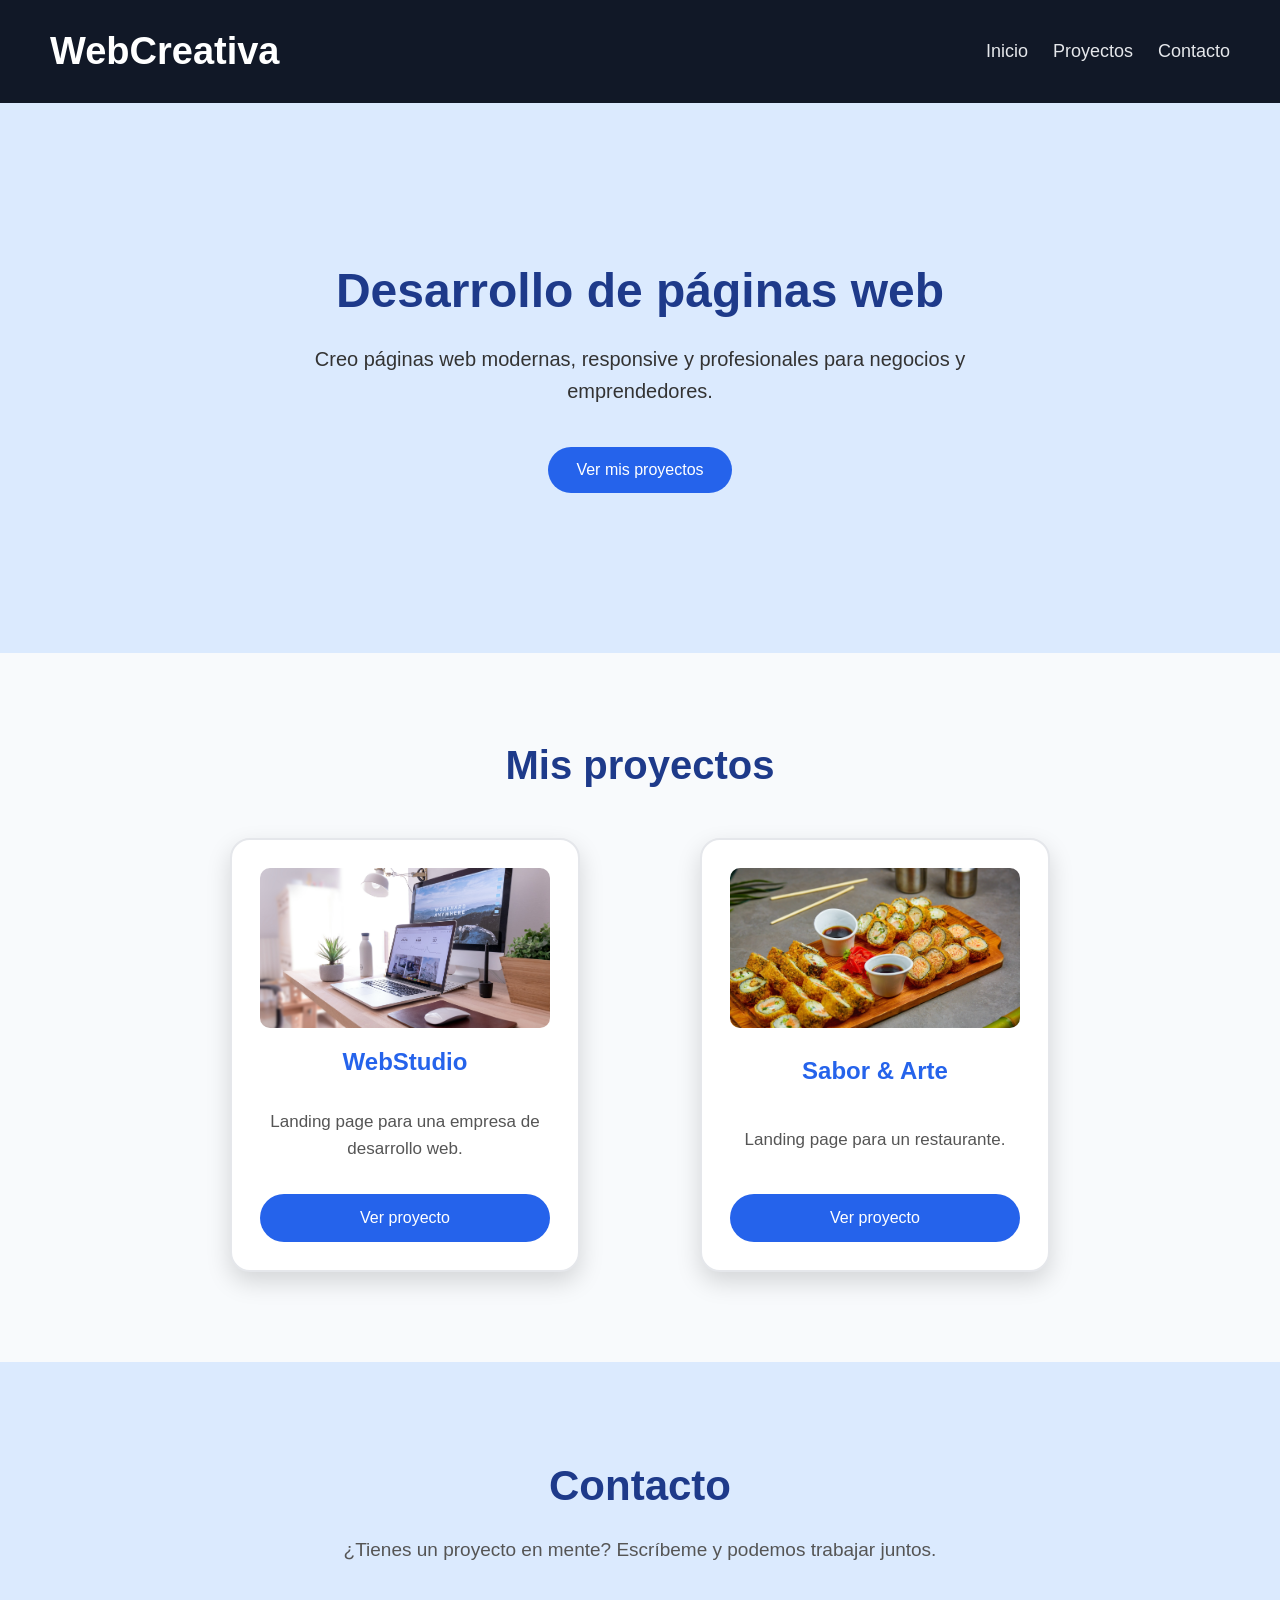
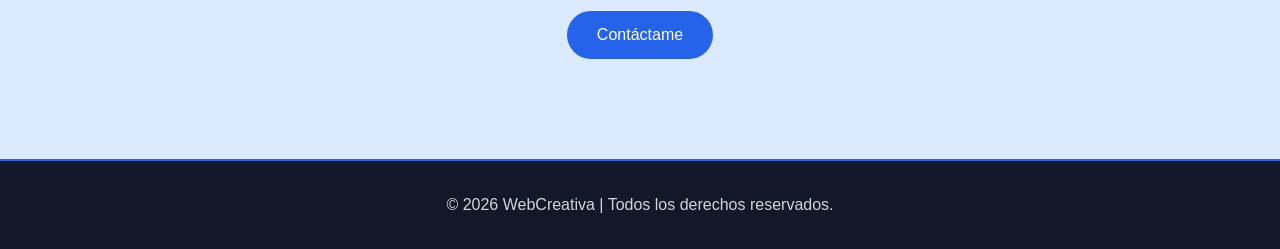
<file: index.html>
<!DOCTYPE html>
<html lang="es">
<head>
    <meta charset="UTF-8">
    <meta name="viewport" content="width=device-width, initial-scale=1.0">
    <meta name="description" content="WebCreativa: desarrollo de páginas web modernas, responsive y profesionales para negocios y emprendedores.">
    <meta name="keywords" content="desarrollo web, páginas web, diseño web, landing pages, WebCreativa">
    <meta name="author" content="WebCreativa">
    <title>WebCreativa | Desarrollo Web</title>
    <link rel="stylesheet" href="css/estilos.css">
</head>

<body>

    <header>
        <h1>WebCreativa</h1>

        <nav>
            <a href="#inicio">Inicio</a>
            <a href="#proyectos">Proyectos</a>
            <a href="#contacto">Contacto</a>
        </nav>
    </header>

    <main>

        <section id="inicio">
            <h2>Desarrollo de páginas web</h2>

            <p>
                Creo páginas web modernas, responsive y profesionales
                para negocios y emprendedores.
            </p>

            <a href="#proyectos" class="boton-hero">
                Ver mis proyectos
            </a>
        </section>

        <section id="proyectos">
            <h2>Mis proyectos</h2>

            <div class="proyectos">

<article class="proyecto-card">
    <img src="img/webstudio.jpg" alt="Vista previa del proyecto WebStudio" loading="lazy" width="350" height="190">

    <h3>WebStudio</h3>

    <p>
        Landing page para una empresa de desarrollo web.
    </p>

    <a href="landing-pages/landing-02-webstudio/" target="_blank" rel="noopener noreferrer">
        Ver proyecto
    </a>
</article>

<article class="proyecto-card">
    <img src="img/sabor-arte.jpg" alt="Vista previa del proyecto Sabor & Arte" loading="lazy" width="350" height="190">

    <h3>Sabor &amp; Arte</h3>

    <p>
        Landing page para un restaurante.
    </p>

    <a href="landing-pages/landing-03-sabor-arte/" target="_blank" rel="noopener noreferrer">
        Ver proyecto
    </a>
</article>

            </div>
        </section>

        <section id="contacto">
            <h2>Contacto</h2>

            <p>
                ¿Tienes un proyecto en mente? Escríbeme y podemos trabajar juntos.
            </p>

            <a href="mailto:contacto@webcreativa.com">
                Contáctame
            </a>
        </section>

    </main>

    <footer>
        <p>© 2026 WebCreativa | Todos los derechos reservados.</p>
    </footer>

</body>
</html>
</file>
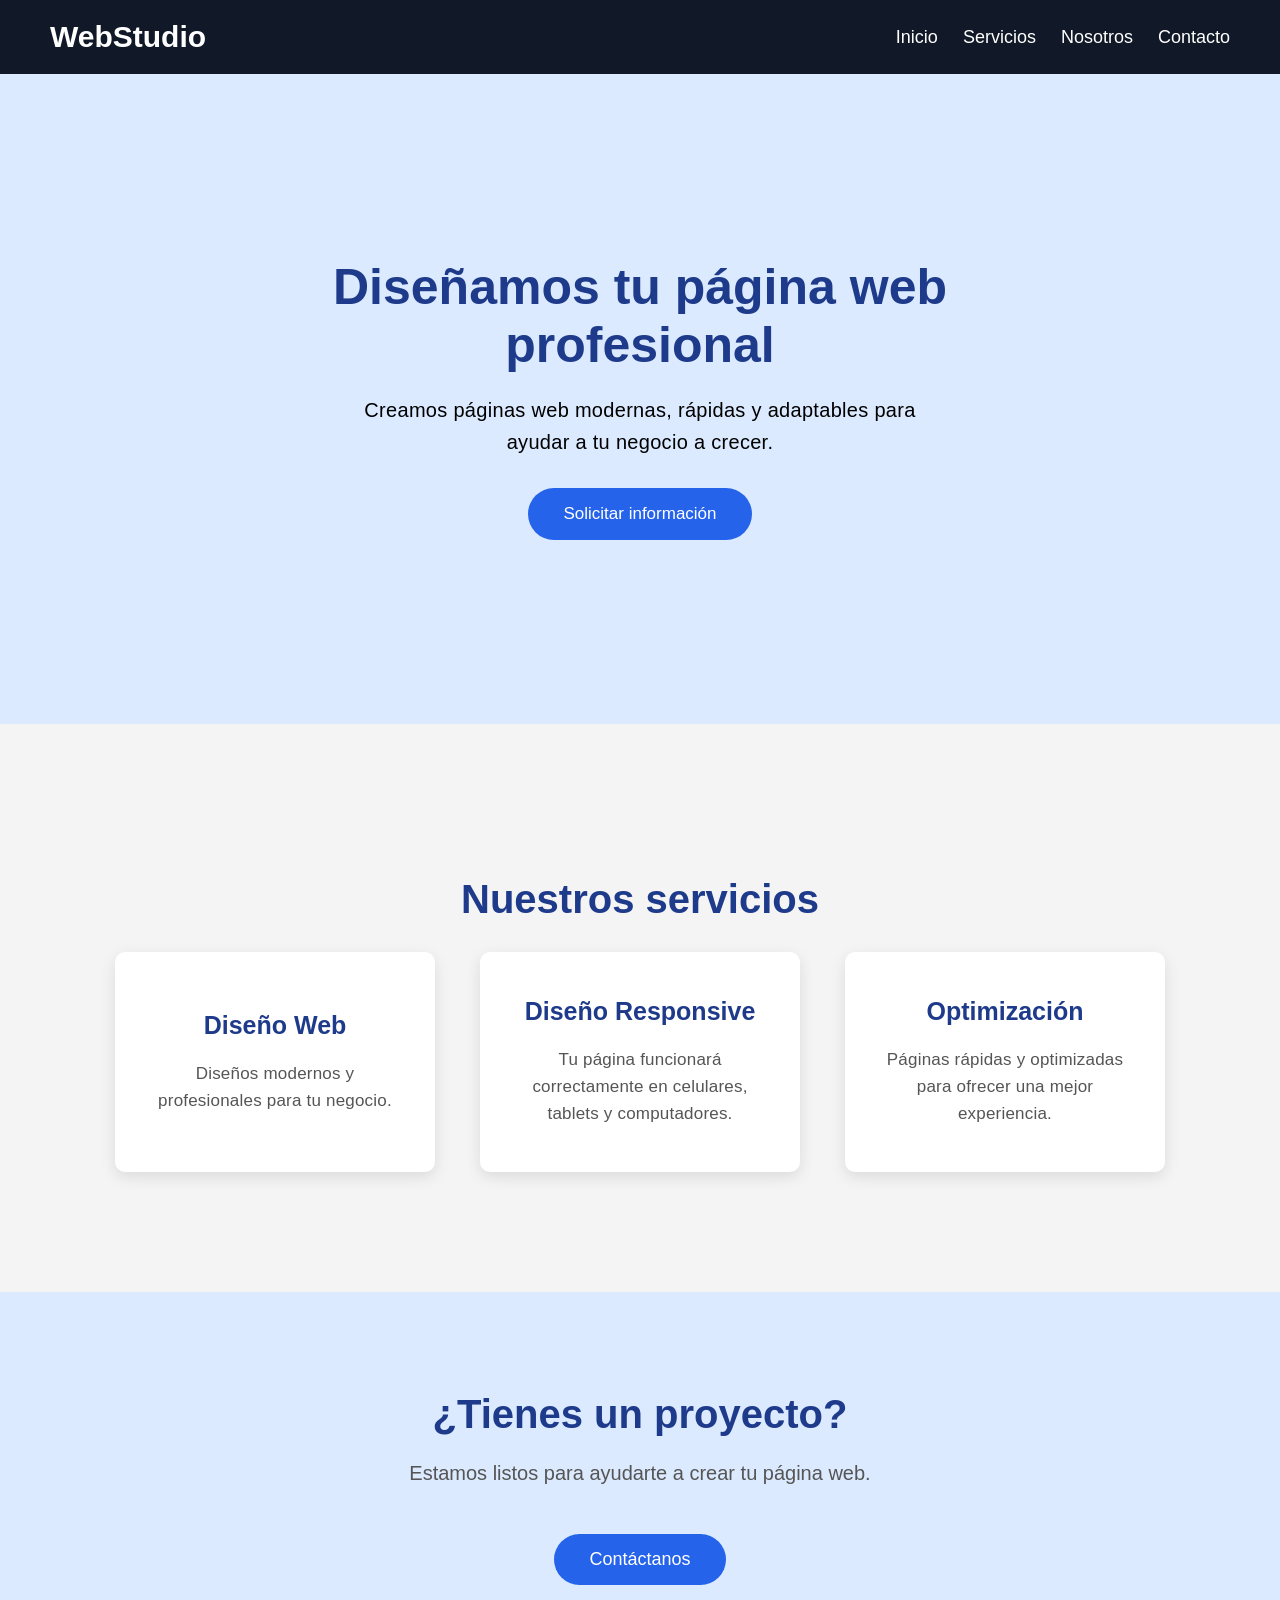
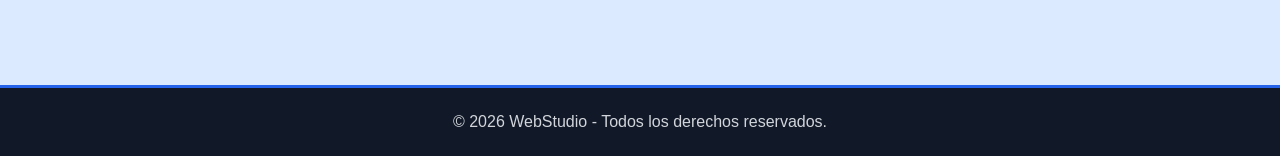
<file: landing-pages/landing-02-webstudio/index.html>
<!DOCTYPE html>
<html lang="es">
    <head>
        <meta charset="UTF-8">
        <meta name="viewport" content="width=device-width, initial-scale=1.0">
        <title>WebStudio</title>
        <link rel="stylesheet" href="css/estilos.css">

    </head>
    <body>

        <header>
            <h1>WebStudio</h1>
            <nav>
                <a href="#">Inicio</a>
                <a href="#">Servicios</a>
                <a href="#">Nosotros</a>
                <a href="#">Contacto</a>
            </nav>
        </header>

        <main>

            <!-- SECCIÓN PRINCIPAL -->

            <section class="hero">
                <div class="contenido">

                    <h2>Diseñamos tu página web profesional</h2>

                    <p>Creamos páginas web modernas, rápidas y adaptables
                        para ayudar a tu negocio a crecer.
                    </p>

                    <button>Solicitar información</button>

                </div>

            </section>

            <!-- SECCIÓN SERVICIOS -->

            <section class="servicios">

                <h2>Nuestros servicios</h2>

                <div class="tarjetas">

                    <!-- TARJETA 1 -->

                    <div class="tarjeta">

                        <h3>Diseño Web</h3>

                        <p>Diseños modernos y profesionales para tu negocio.</p>

                    </div>

                    <!-- TARJETA 2 -->

                    <div class="tarjeta">

                        <h3>Diseño Responsive</h3>

                        <p>Tu página funcionará correctamente en celulares,
                            tablets y computadores.</p>

                    </div>

                    <!-- TARJETA 3 -->

                    <div class="tarjeta">

                        <h3>Optimización</h3>

                        <p>Páginas rápidas y optimizadas para ofrecer
                            una mejor experiencia.

                        </p>

                    </div>

                </div>

            </section>

            <!-- SECCIÓN CONTACTO -->

            <section class="contacto">
                <h2>¿Tienes un proyecto?</h2>

                <p>Estamos listos para ayudarte a crear tu página web.
                </p>

                <button>Contáctanos</button>

            </section>

        </main>
        
        <footer>
            <p>© 2026 WebStudio - Todos los derechos reservados.</p>
        </footer>


    </body>


</html>
</file>
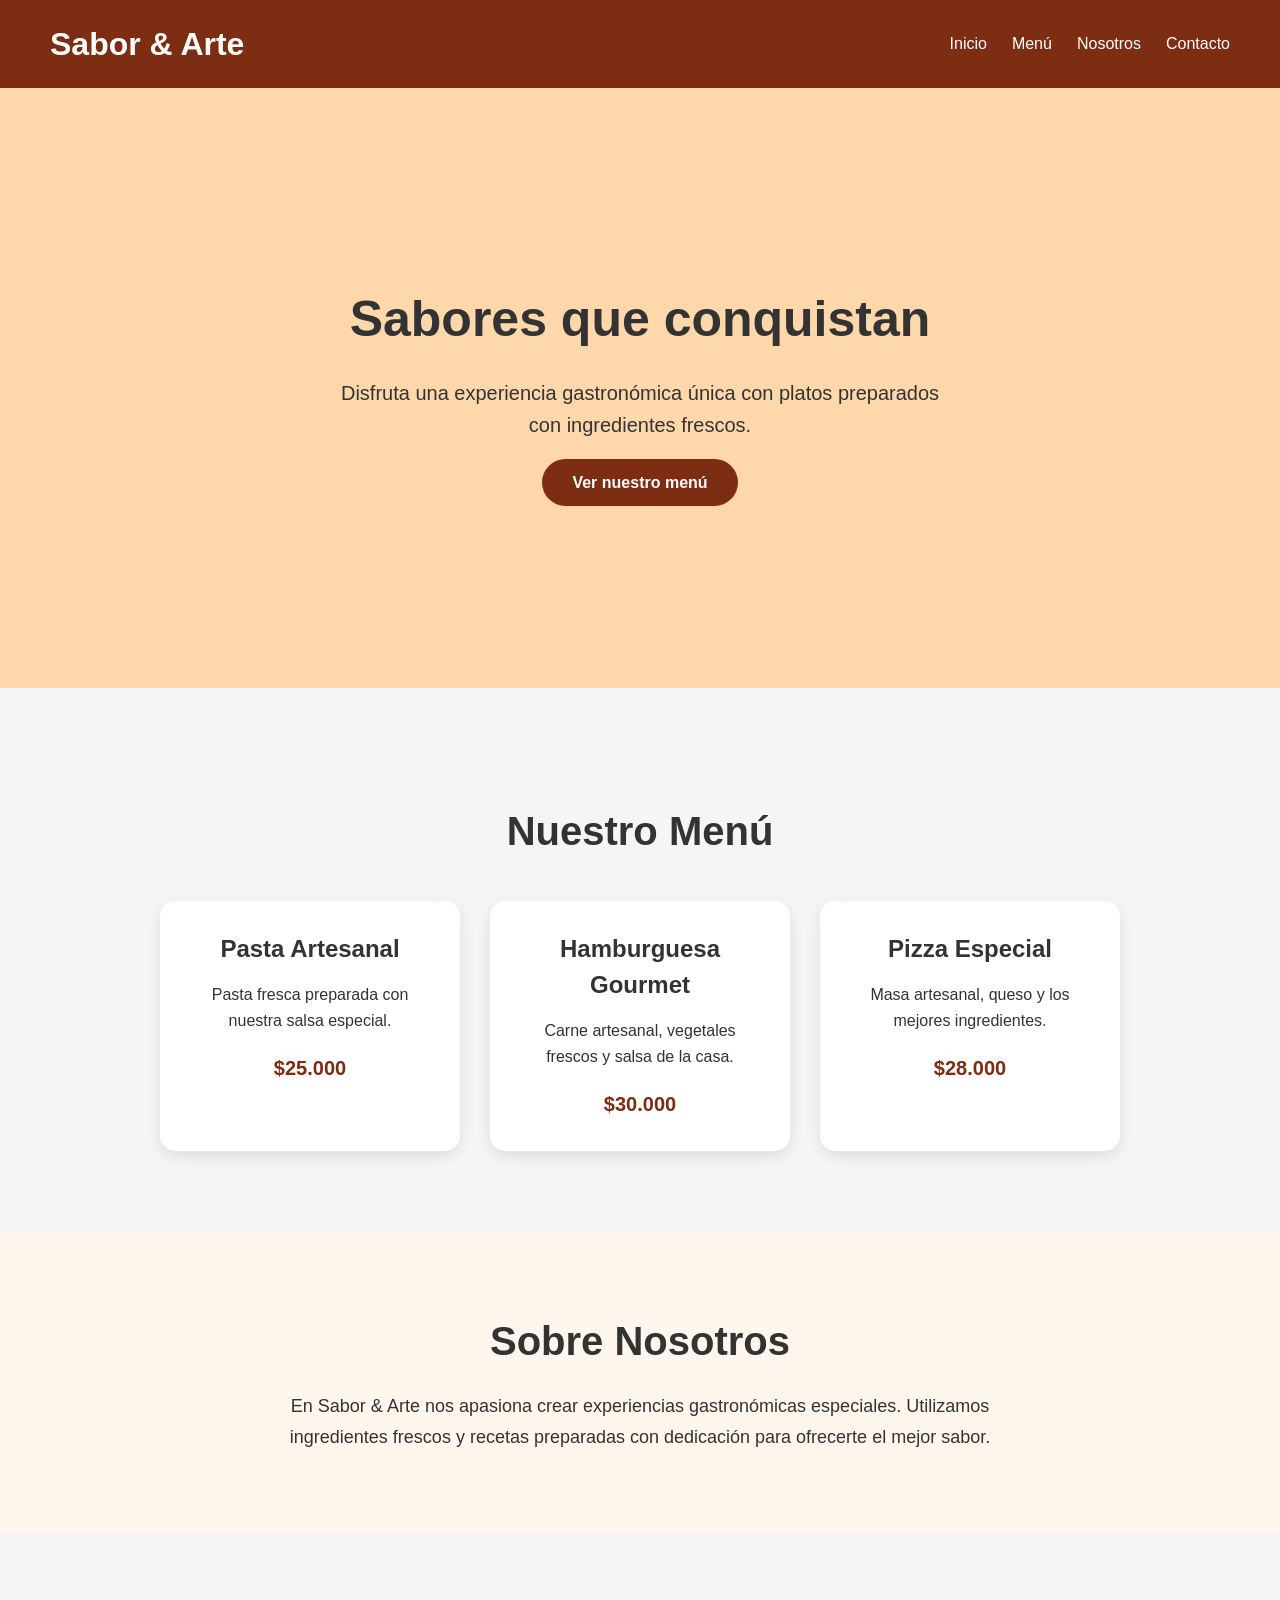
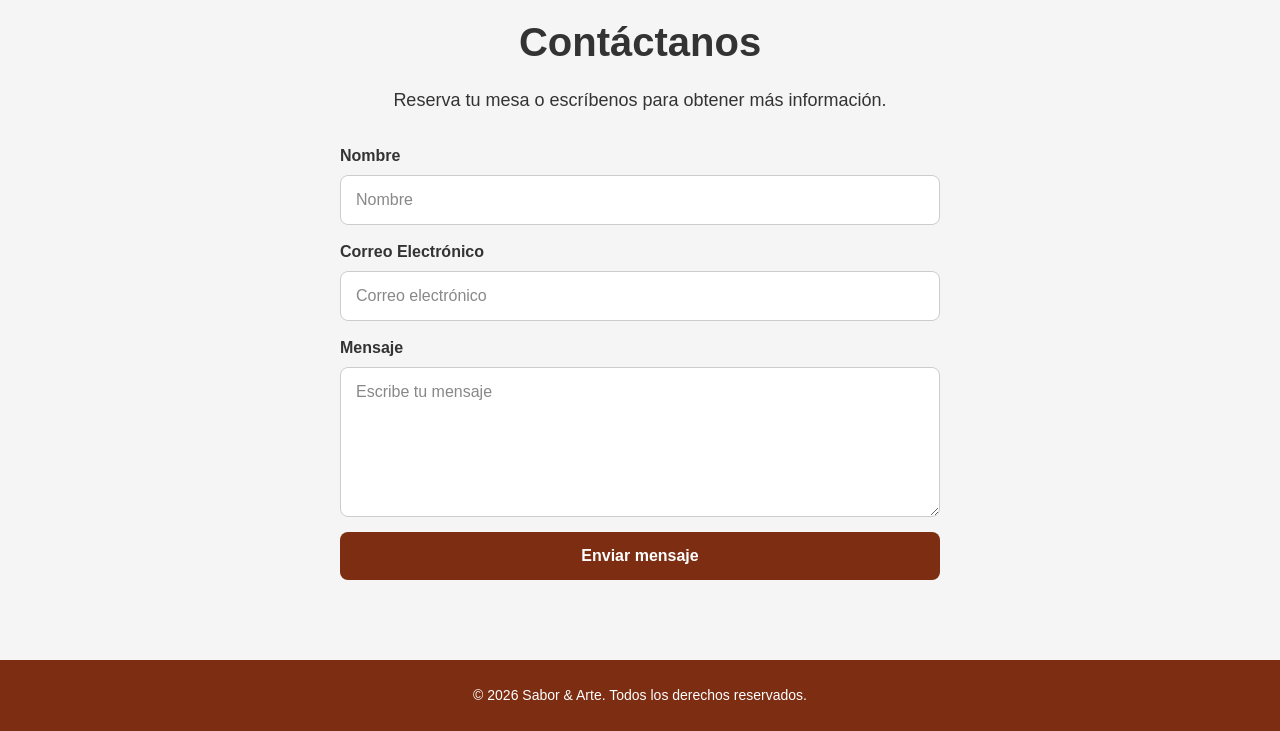
<file: landing-pages/landing-03-sabor-arte/index.html>
<!DOCTYPE html>
<html lang="es">
    <head>
        <meta charset="UTF-8">
        <meta name="viewport" content="width=device-width, initial-scale=1.0">
        <title>Sabor & Arte</title>
        <link rel="stylesheet" href="css/estilos.css">
    </head>
    <body>
        <header>

            <h1>Sabor & Arte</h1>

            <nav>
                <a href="#inicio">Inicio</a>
                <a href="#menu">Menú</a>
                <a href="#nosotros">Nosotros</a>
                <a href="#contacto">Contacto</a>
            </nav>

        </header>

        <main>

            <section class="hero" id="inicio">

                <div class="contenido">

                    <h2>Sabores que conquistan</h2>

                    <p>Disfruta una experiencia gastronómica única
                        con platos preparados con ingredientes frescos.
                    </p>

                    <a href="#menu" class="boton">Ver nuestro menú</a>

                </div>

            </section>

            <section class="menu" id="menu">

                <h2>Nuestro Menú</h2>

                <div class="tarjetas">

                    <div class="tarjeta">
                        <h3>Pasta Artesanal</h3>
                        <p>Pasta fresca preparada con nuestra salsa especial.</p>
                        <span>$25.000</span>
                    </div>

                    <div class="tarjeta">
                        <h3>Hamburguesa Gourmet</h3>
                        <p>Carne artesanal, vegetales frescos y salsa de la casa.</p>
                        <span>$30.000</span>
                    </div>

                    <div class="tarjeta">
                        <h3>Pizza Especial</h3>
                        <p>Masa artesanal, queso y los mejores ingredientes.</p>
                        <span>$28.000</span>
                    </div>

                </div>

            </section>

            <section class="nosotros" id="nosotros">

                <div class="contenido">

                    <h2>Sobre Nosotros</h2>

                    <p>En Sabor & Arte nos apasiona crear experiencias gastronómicas
                        especiales. Utilizamos ingredientes frescos y recetas preparadas
                        con dedicación para ofrecerte el mejor sabor.
                    </p>

                </div>

            </section>

            <section class="contacto" id="contacto">

                <h2>Contáctanos</h2>

                <p>Reserva tu mesa o escríbenos para obtener más información.</p>

                <form autocomplete="on">

                    <label for="nombre">Nombre</label>
                    <input type="text" id="nombre" name="nombre" placeholder="Nombre" autocomplete="name" required>

                    <label for="correo">Correo Electrónico</label>
                    <input type="email" id="correo" name="correo" placeholder="Correo electrónico" autocomplete="email" required>
                    
                    <label for="mensaje">Mensaje</label>
                    <textarea id="mensaje" name="mensaje" placeholder="Escribe tu mensaje" required></textarea>

                    <button type="submit">Enviar mensaje</button>

                </form>

            </section>

        </main>

        <footer>
            <p>© 2026 Sabor & Arte. Todos los derechos reservados.</p>
        </footer>

    </body>
</html>
</file>
<file: css/estilos.css>
/* =========================
        RESET GENERAL
========================= */

* {
    box-sizing: border-box;
}

html {
    scroll-behavior: smooth;
}

body {
    margin: 0;
    overflow-x: hidden;
    font-family: Arial, sans-serif;
    background-color: #f4f4f4;
    color: #333;
}


/* =========================
        HEADER
========================= */

header {
    background-color: #111827;
    padding: 30px 50px;
    display: flex;
    justify-content: space-between;
    align-items: center;
}

header h1 {
    color: white;
    margin: 0;
    font-size: 38px;
    transition: color 0.3s, transform 0.3s;
}

header h1:hover {
    color: #60a5fa;
    transform: scale(1.05);
}


/* =========================
        NAVEGACIÓN
========================= */

nav {
    display: flex;
    gap: 25px;
}

nav a {
    color: #e5e7eb;
    text-decoration: none;
    font-size: 18px;
    transition: color 0.3s;
}

nav a:hover {
    color: #93c5fd;
}

nav a:focus-visible {
    outline: 2px solid #60a5fa;
    outline-offset: 4px;
}


/* =========================
        HERO
========================= */

#inicio {
    min-height: 550px;
    background-color: #dbeafe;
    display: flex;
    flex-direction: column;
    justify-content: center;
    align-items: center;
    text-align: center;
    padding: 60px 20px;
}

#inicio h2 {
    font-size: 48px;
    color: #1e3a8a;
    margin: 0 0 25px;
    max-width: 800px;
}

#inicio p {
    font-size: 20px;
    line-height: 1.6;
    max-width: 700px;
    margin: 0;
}


/* =========================
        BOTÓN HERO
========================= */

.boton-hero {
    display: inline-block;
    margin-top: 40px;
    padding: 14px 28px;
    background-color: #2563eb;
    color: white;
    text-decoration: none;
    border-radius: 25px;
    transition: background-color 0.3s, transform 0.3s, box-shadow 0.3s;
    animation: aparecer 0.8s ease;
}

.boton-hero:hover {
    background-color: #1d4ed8;
    transform: translateY(-2px);
    box-shadow: 0 8px 18px rgba(37, 99, 235, 0.3);
}

.boton-hero:focus-visible {
    outline: 2px solid #1e3a8a;
    outline-offset: 4px;
}


/* =========================
        PROYECTOS
========================= */

#proyectos {
    padding: 90px 40px;
    text-align: center;
    background-color: #f8fafc;
}

#proyectos h2 {
    font-size: 40px;
    color: #1e3a8a;
    margin: 0 0 50px;
}


/* =========================
        CONTENEDOR PROYECTOS
========================= */

.proyectos {
    display: flex;
    justify-content: center;
    gap: 40px;
    flex-wrap: wrap;
    max-width: 900px;
    margin: 0 auto;
}


/* =========================
        TARJETAS
========================= */

.proyecto-card {
    background-color: white;
    border: 2px solid #e5e7eb;
    max-width: 350px;
    width: 100%;
    min-height: 420px;
    display: flex;
    flex-direction: column;
    justify-content: space-between;
    margin: 0 auto;
    padding: 28px;
    border-radius: 20px;
    box-shadow: 0 10px 25px rgba(0, 0, 0, 0.15);
    transition: transform 0.3s ease, box-shadow 0.3s ease;
    animation: aparecer 0.8s ease;
    overflow: hidden;
}

.proyecto-card img {
    width: 100%;
    height: 160px;
    object-fit: cover;
    border-radius: 10px;
    margin-bottom: 20px;
    transition: transform 0.4s ease;
}

.proyecto-card:hover {
    transform: translateY(-8px);
    box-shadow: 0 10px 25px rgba(0, 0, 0, 0.15);
}


/* =========================
        CONTENIDO TARJETAS
========================= */

#proyectos h3 {
    font-size: 24px;
    color: #2563eb;
    margin: 0 0 15px;
}

#proyectos p {
    color: #555;
    font-size: 17px;
    line-height: 1.6;
}


/* =========================
        BOTONES PROYECTOS
========================= */

#proyectos a {
    display: inline-block;
    margin-top: 15px;
    padding: 15px 30px;
    background-color: #2563eb;
    color: white;
    text-decoration: none;
    border-radius: 25px;
    transition: background-color 0.3s, transform 0.3s, box-shadow 0.3s;
}

#proyectos a:hover {
    background-color: #1d4ed8;
    transform: translateY(-2px);
    box-shadow: 0 6px 16px rgba(37, 99, 235, 0.3);
}

#proyectos a:focus-visible {
    outline: 2px solid #1e3a8a;
    outline-offset: 4px;
}


/* =========================
        CONTACTO
========================= */

#contacto {
    padding: 100px 40px;
    text-align: center;
    background-color: #dbeafe;
}

#contacto h2 {
    font-size: 42px;
    color: #1e3a8a;
    margin: 0 0 25px;
}

#contacto p {
    font-size: 19px;
    color: #555;
    margin: 0 auto 35px;
    max-width: 650px;
    line-height: 1.6;
}


/* =========================
        BOTÓN CONTACTO
========================= */

#contacto a {
    display: inline-block;
    padding: 15px 30px;
    background-color: #2563eb;
    color: white;
    text-decoration: none;
    border-radius: 25px;
    transition: background-color 0.3s, transform 0.3s, box-shadow 0.3s;
    animation: aparecer 0.8s ease;
    margin-top: 10px;
}

#contacto a:hover {
    background-color: #1d4ed8;
    transform: translateY(-3px);
    box-shadow: 0 8px 18px rgba(37, 99, 235, 0.3);
}

#contacto a:focus-visible {
    outline: 2px solid #1e3a8a;
    outline-offset: 4px;
}


/* =========================
        FOOTER
========================= */

footer {
    background-color: #111827;
    color: white;
    text-align: center;
    padding: 35px 25px;
    border-top: 2px solid #2563eb;
}

footer p {
    margin: 0;
    font-size: 16px;
    color: #d1d5db;
}


/* =========================
        ANIMACIONES
========================= */

@keyframes aparecer {
    from {
        opacity: 0;
        transform: translateY(20px);
    }

    to {
        opacity: 1;
        transform: translateY(0);
    }
}


/* =========================
        EFECTO IMAGEN
========================= */

@media (hover: hover) {

    .proyecto-card:hover img {
        transform: scale(1.05);
    }

}


/* =========================
        RESPONSIVE 768px
========================= */

@media (max-width: 768px) {

    header {
        flex-direction: column;
        gap: 20px;
        padding: 20px;
    }

    nav {
        flex-wrap: wrap;
        justify-content: center;
        gap: 15px;
    }

    #inicio {
        min-height: 450px;
        padding: 60px 20px;
    }

    #inicio h2 {
        font-size: 38px;
    }

    #inicio p {
        font-size: 18px;
    }

    #proyectos {
        padding: 60px 20px;
    }

    #proyectos h2 {
        font-size: 34px;
    }

    .proyectos {
        gap: 35px;
    }

    .proyecto-card {
        width: 90%;
        max-width: 400px;
    }
        
    .proyecto-card img {
        height: 190px;
    }

    }


/* =========================
        RESPONSIVE 480px
========================= */

@media (max-width: 480px) {

     header {
        padding: 20px 15px;
    }   
        
     header h1 {
        font-size: 28px;
    }

    nav {
        gap: 18px;
    }

    nav a {
        font-size: 16px;
    }

    #inicio {
        min-height: 400px;
        padding: 40px 15px;
    }

    #inicio h2 {
        font-size: 32px;
    }

    #inicio p {
        font-size: 17px;
        line-height: 1.5;
    }

    #proyectos {
        padding: 60px 15px;
    }

    #proyectos h2 {
        font-size: 32px;
        margin-bottom: 35px;
    }
        
    #proyectos h3 {
        font-size: 22px;
    }
        
    #proyectos p {
        font-size: 15px;
    }

    #proyectos a {
        width: 100%;
        max-width: 260px;
    }

    .proyecto-card {
        padding: 20px;
        max-width: 320px;
        min-height: auto;
        margin: 0 auto;
    }

    .proyecto-card img {
        height: 160px;
    }

    #contacto {
        padding: 60px 15px;
    }

    #contacto h2 {
        font-size: 30px;
    }

    #contacto p {
        font-size: 15px;
        line-height: 1.5;
    }

    #contacto a {
        width: 100%;
        max-width: 300px;
        padding: 14px 30px;
    }

    .boton-hero {
        width: 100%;
        max-width: 300px;
        text-align: center;
    }

    footer {
        padding: 20px 15px;
    }

    footer p {
        font-size: 14px;
        line-height: 1.5;
    }

}
</file>
<file: landing-pages/landing-02-webstudio/css/estilos.css>
/* =========================
        RESET GENERAL
========================= */

* {
    box-sizing: border-box;
}
body {
    margin: 0;
    font-family: Arial, sans-serif;
    background-color: #f4f4f4;
}

/* =========================
        HEADER
========================= */

header {
    background-color: #111827;
    padding: 20px 50px;
    display: flex;
    justify-content: space-between;
    align-items: center;
}

header h1 {
    color: white;
    margin: 0;
    font-size: 30px;
}

nav {
    display: flex;
    gap: 25px;
}

nav a {
    color: white;
    text-decoration: none;
    font-size: 18px;
    transition: 0.3s;
}

nav a:hover {
    color: #60a5fa;
}

/* =========================
            HERO
========================= */
.hero {
    min-height: 650px;
    background-color: #dbeafe;
    display: flex;
    justify-content: center;
    align-items: center;
    padding: 40px 20px;
}

.contenido {
    text-align: center;
    max-width: 900px;
    padding: 20px;
}

.contenido h2 {
    font-size: 50px;
    color: #1e3a8a;
    margin-bottom: 20px;
    max-width: 700px;
    margin-left: auto;
    margin-right: auto;
    margin-top: 0;
}

.contenido p {
    font-size: 20px;
    line-height: 1.6;
    margin-bottom: 30px;
    max-width: 600px;
    margin-left: auto;
    margin-right: auto;
    letter-spacing: 0.3px;
    margin-top: 0;
}

/* =========================
            BOTONES
========================= */

button {
    background-color: #2563eb;
    color: white;
    border: none;
    border-radius: 30px;
    padding: 16px 35px;
    font-size: 17px;
    cursor: pointer;
    transition: all 0.3s ease;
}

button:hover {
    background-color: #1d4ed8;
    transform: translateY(-4px);
    box-shadow: 0 8px 20px rgba(37, 99, 235, 0.3);
}

/* =========================
        SERVICIOS
========================= */

.servicios {
    padding: 120px 50px;
}

.servicios h2 {
    text-align: center;
    font-size: 40px;
    color: #1e3a8a;
    margin-bottom: 30px;
}

.tarjetas {
    display: flex;
    justify-content: center;
    gap: 45px;
    margin-top: 20px;
    flex-wrap: wrap;
}
.tarjeta {
    background-color: white;
    padding: 30px;
    border-radius: 10px;
    width: 100%;
    max-width: 320px;
    text-align: center;
    box-shadow: 0 5px 15px rgba(0,0,0,0.1);
    transition: transform 0.3s, box-shadow 0.3s;
    min-height: 220px;
    display: flex;
    flex-direction: column;
    justify-content: center;
}
.tarjeta h3 {
    font-size: 25px;
    color: #1e3a8a;
    margin-bottom: 20px;
    margin-top: 0;
}
.tarjeta p {
    font-size: 17px;
    color: #555;
    line-height: 1.6;
    letter-spacing: 0.2px;
    margin: 0 auto;
    max-width: 250px;
}
.tarjeta:hover {
    transform: translateY(-8px) scale(1.03);
    box-shadow: 0 10px 25px rgba(0, 0, 0, 0.15);
}

.contacto {
    padding: 100px 50px;
    text-align: center;
    background-color: #dbeafe;
}

.contacto h2 {
    font-size: 40px;
    color: #1e3a8a;
    margin-bottom: 20px;
    margin-top: 0;
    font-weight: bold;
}
.contacto p {
    font-size: 20px;
    color: #555;
    margin-bottom: 30px;
    margin-top: 0;
    line-height: 1.6;
}

.contacto button {
    margin-top: 15px;
    padding: 15px 35px;
    font-size: 18px;
}

.contacto button:hover {
    transform: scale(1.05);
}

/* =========================
        FOOTER
========================= */

footer {
    background-color: #111827;
    color: white;
    text-align: center;
    padding: 25px;
    border-top: 3px solid #2563eb;
}

footer p {
    margin: 0;
    font-size: 16px;
    color: #d1d5db;
}

/* =========================
    RESPONSIVE - TABLET
========================= */

@media (max-width: 768px) {
    header {
        flex-direction: column;
        gap: 20px;
        padding: 20px;
    }

    nav {
        flex-wrap: wrap;
        justify-content: center;
        width: 100%;
    }

    header h1 {
        font-size: 26px;
    }

    nav a {
        font-size: 16px;
    }

    .contenido h2 {
        font-size: 36px;
    }

    .contenido p {
        font-size: 18px;
    }

    .hero {
        min-height: 500px;
        padding: 40px 20px;
    }

    .servicios {
        padding: 60px 20px;
    }

    .servicios h2 {
        font-size: 32px;
    }

    .contacto {
        padding: 60px 20px;
    }

    .contacto h2 {
        font-size: 32px;
    }

    .contacto p {
        font-size: 18px;
    }

    footer {
        padding: 20px;
    }

    button {
        padding: 13px 25px;
        font-size: 16px;
        width: 100%;
        max-width: 300px;
    }

    .tarjeta {
        width: 100%;
        max-width: 500px;
    }
}

/* =========================
    RESPONSIVE - CELULAR
========================= */

@media (max-width: 480px) {
    .contenido h2 {
        font-size: 30px;
    }
    .servicios h2 {
        font-size: 28px;
    }

    .contacto h2 {
        font-size: 28px;
    }

    .contenido p {
        font-size: 16px;
    }
    .contacto p {
        font-size: 16px;
    }

    .hero {
        min-height: 450px;
        padding: 30px 15px;
    }

    .servicios {
        padding: 50px 15px;
    }
    .contacto {
        padding: 50px 15px;
    }
    .tarjeta {
        padding: 25px;
    }
}
</file>
<file: landing-pages/landing-03-sabor-arte/css/estilos.css>
/* =========================
        RESET GENERAL
========================= */

* {
    box-sizing: border-box;
}

body {
    margin: 0;
}

/* =========================
        ESTILOS GENERALES
========================= */

body {
    font-family: Arial, sans-serif;
    background-color: #f5f5f5;
    color: #333;
    line-height: 1.5;
}

/* =========================
        HEADER
========================= */

header {
    background-color: #7c2d12;
    padding: 20px 50px;
    display: flex;
    justify-content: space-between;
    align-items: center;
    flex-wrap: wrap;
}

header h1 {
    color: white;
    margin: 0;
    font-size: 32px;
}

nav {
    display: flex;
    gap: 25px;
    flex-wrap: wrap;
}

nav a {
    color: white;
    text-decoration: none;
    font-size: 16px;
}

nav a:hover {
    color: #fbbf24;
}

/* =========================
        HERO
========================= */

.hero {
    min-height: 600px;
    background-color: #fed7aa;
    display: flex;
    justify-content: center;
    align-items: center;
    padding: 50px;
}

/* =========================
        CONTENIDO HERO
========================= */

.hero .contenido {
    max-width: 800px;
    width: 100%;
    text-align: center;
}

.hero h2 {
    font-size: 50px;
    margin: 0 0 20px;
    font-weight: bold;
}

.hero p {
    font-size: 20px;
    line-height: 1.6;
    margin: 0 auto 30px;
    max-width: 600px;
}

.hero .boton {
    background-color: #7c2d12;
    color: white;
    border: none;
    padding: 15px 30px;
    border-radius: 30px;
    font-size: 16px;
    cursor: pointer;
    transition: all 0.3s ease;
    font-weight: bold;
    text-decoration: none;
}

.hero .boton:hover {
    background-color: #9a3412;
    transform: translateY(-3px);
}

.hero .boton:active {
    transform: translateY(1px);
}

/* =========================
        MENÚ
========================= */

.menu {
    padding: 80px 50px;
    text-align: center;
}

.menu h2 {
    font-size: 40px;
    margin-bottom: 40px;
}

.tarjetas {
    display: flex;
    justify-content: center;
    gap: 30px;
    flex-wrap: wrap;
}

.tarjeta {
    background-color: white;
    width: 100%;
    max-width: 300px;
    padding: 30px;
    border-radius: 15px;
    box-shadow: 0 5px 15px rgba(0, 0, 0, 0.1);
    transition: transform 0.3s ease;
    min-height: 250px;
    cursor: pointer;
}

.tarjeta:hover {
    transform: translateY(-8px);
}

.tarjeta h3 {
    font-size: 24px;
    margin: 0 0 15px;
}

.tarjeta p {
    font-size: 16px;
    line-height: 1.6;
    margin: 0 0 20px;
}

.tarjeta span {
    font-size: 20px;
    font-weight: bold;
    color: #7c2d12;
    display: block;
}

/* =========================
        NOSOTROS
========================= */

.nosotros {
    background-color: #fff7ed;
    padding: 80px 50px;
    text-align: center;
}

.nosotros .contenido {
    max-width: 800px;
    margin: 0 auto;
}

.nosotros h2 {
    font-size: 40px;
    margin: 0 0 20px;
}

.nosotros p {
    font-size: 18px;
    line-height: 1.7;
    margin: 0;
}

/* =========================
        CONTACTO
========================= */

.contacto {
    padding: 80px 50px;
    text-align: center;
    background-color: #f5f5f5;
}

.contacto h2 {
    font-size: 40px;
    margin: 0 0 15px;
}

.contacto p {
    font-size: 18px;
    margin: 0 0 30px;
}

.contacto form {
    max-width: 600px;
    margin: 0 auto;
    display: flex;
    flex-direction: column;
    gap: 15px;
}

.contacto label {
    font-size: 16px;
    font-weight: bold;
    text-align: left;
    margin-bottom: -8px;
}

.contacto input,
.contacto textarea {
    padding: 15px;
    border: 1px solid #ccc;
    border-radius: 8px;
    font-size: 16px;
    font-family: Arial, sans-serif;
    background-color: white;
    transition: border-color 0.3s ease;
    width: 100%;
}

.contacto textarea {
    min-height: 150px;
    resize: vertical;
}

.contacto input:focus,
.contacto textarea:focus {
    outline: none;
    border-color: #7c2d12;
}

.contacto button {
    background-color: #7c2d12;
    color: white;
    border: none;
    padding: 15px;
    border-radius: 8px;
    font-size: 16px;
    cursor: pointer;
    transition: all 0.3s ease;
    font-weight: bold;
    width: 100%;
}

.contacto button:hover {
    background-color: #9a3412;
    transform: translateY(-2px);
}

.contacto button:active {
    transform: translateY(1px);
}

.contacto input::placeholder,
.contacto textarea::placeholder {
    color: #888;
}

/* =========================
        FOOTER
========================= */

footer {
    background-color: #7c2d12;
    color: white;
    text-align: center;
    padding: 25px;
}

footer p {
    margin: 0;
    font-size: 14px;
}

/* =========================
        RESPONSIVE 768px
========================= */

@media (max-width: 768px) {

    header {
        padding: 20px 30px;
    }

    header h1 {
        font-size: 28px;
    }

    nav {
        gap: 15px;
    }

    .hero {
        min-height: 500px;
        padding: 40px 30px;
    }

    .hero h2 {
        font-size: 42px;
    }

    .hero p {
        font-size: 18px;
    }

    .menu {
        padding: 60px 30px;
    }

    .menu h2 {
        font-size: 34px;
    }

    .tarjeta {
        padding: 25px;
    }

    .nosotros {
        padding: 60px 30px;
    }

    .nosotros h2 {
        font-size: 34px;
    }

    .nosotros p {
        font-size: 17px;
    }

    .contacto {
        padding: 60px 30px;
    }

    .contacto h2 {
        font-size: 34px;
    }

    .contacto p {
        font-size: 17px;
    }

    .contacto form {
        max-width: 500px;
    }

    footer {
        padding: 20px;
    }
}

/* =========================
        RESPONSIVE 480px
========================= */

@media (max-width: 480px) {

    header {
        flex-direction: column;
        gap: 20px;
        padding: 20px;
    }

    header h1 {
        font-size: 26px;
    }

    nav {
        gap: 12px;
    }

    nav a {
        font-size: 14px;
        padding: 5px;
    }

    .hero {
        min-height: 450px;
        padding: 60px 20px;
    }

    .hero h2 {
        font-size: 34px;
    }

    .hero p {
        font-size: 16px;
    }

    .hero .boton {
        width: 100%;
        max-width: 300px;
    }

    .menu {
        padding: 50px 20px;
    }

    .menu h2 {
        font-size: 30px;
        margin-bottom: 25px;
    }

    .tarjeta {
        max-width: 100%;
        padding: 20px;
    }

    .tarjeta h3 {
        font-size: 20px;
    }

    .tarjeta p {
        font-size: 14px;
    }

    .tarjeta span {
        font-size: 17px;
    }

    .tarjetas {
        gap: 25px;
    }

    .nosotros {
        padding: 45px 20px;
    }

    .nosotros h2 {
        font-size: 30px;
        margin-bottom: 15px;
    }

    .nosotros p {
        font-size: 16px;
        max-width: 95%;
        margin: 0 auto 10px;
    }

    .contacto {
        padding: 45px 20px;
    }

    .contacto h2 {
        font-size: 30px;
        margin-bottom: 12px;
    }

    .contacto label {
        font-size: 15px;
        font-weight: bold;
    }

    .contacto p {
        font-size: 15px;
        max-width: 90%;
        margin: 0 auto 25px;
    }

    .contacto button {
        width: 100%;
        max-width: 350px;
        margin: 5px auto 0;
        font-size: 15px;
        padding: 13px;
    }

    .contacto form {
        width: 100%;
        gap: 12px;
        max-width: 400px;
    }

    .contacto input,
    .contacto textarea {
        width: 100%;
        padding: 12px;
        font-size: 15px;
        border-radius: 6px;
    }

    .contacto textarea {
        min-height: 130px;
    }

    footer {
        padding: 15px 20px;
    }

    footer p {
        font-size: 14px;
        line-height: 1.5;
        max-width: 90%;
        margin: 0 auto;
    }

    .contacto input::placeholder,
    .contacto textarea::placeholder {
        font-size: 14px;
        color: #888;
    }
}
</file>
